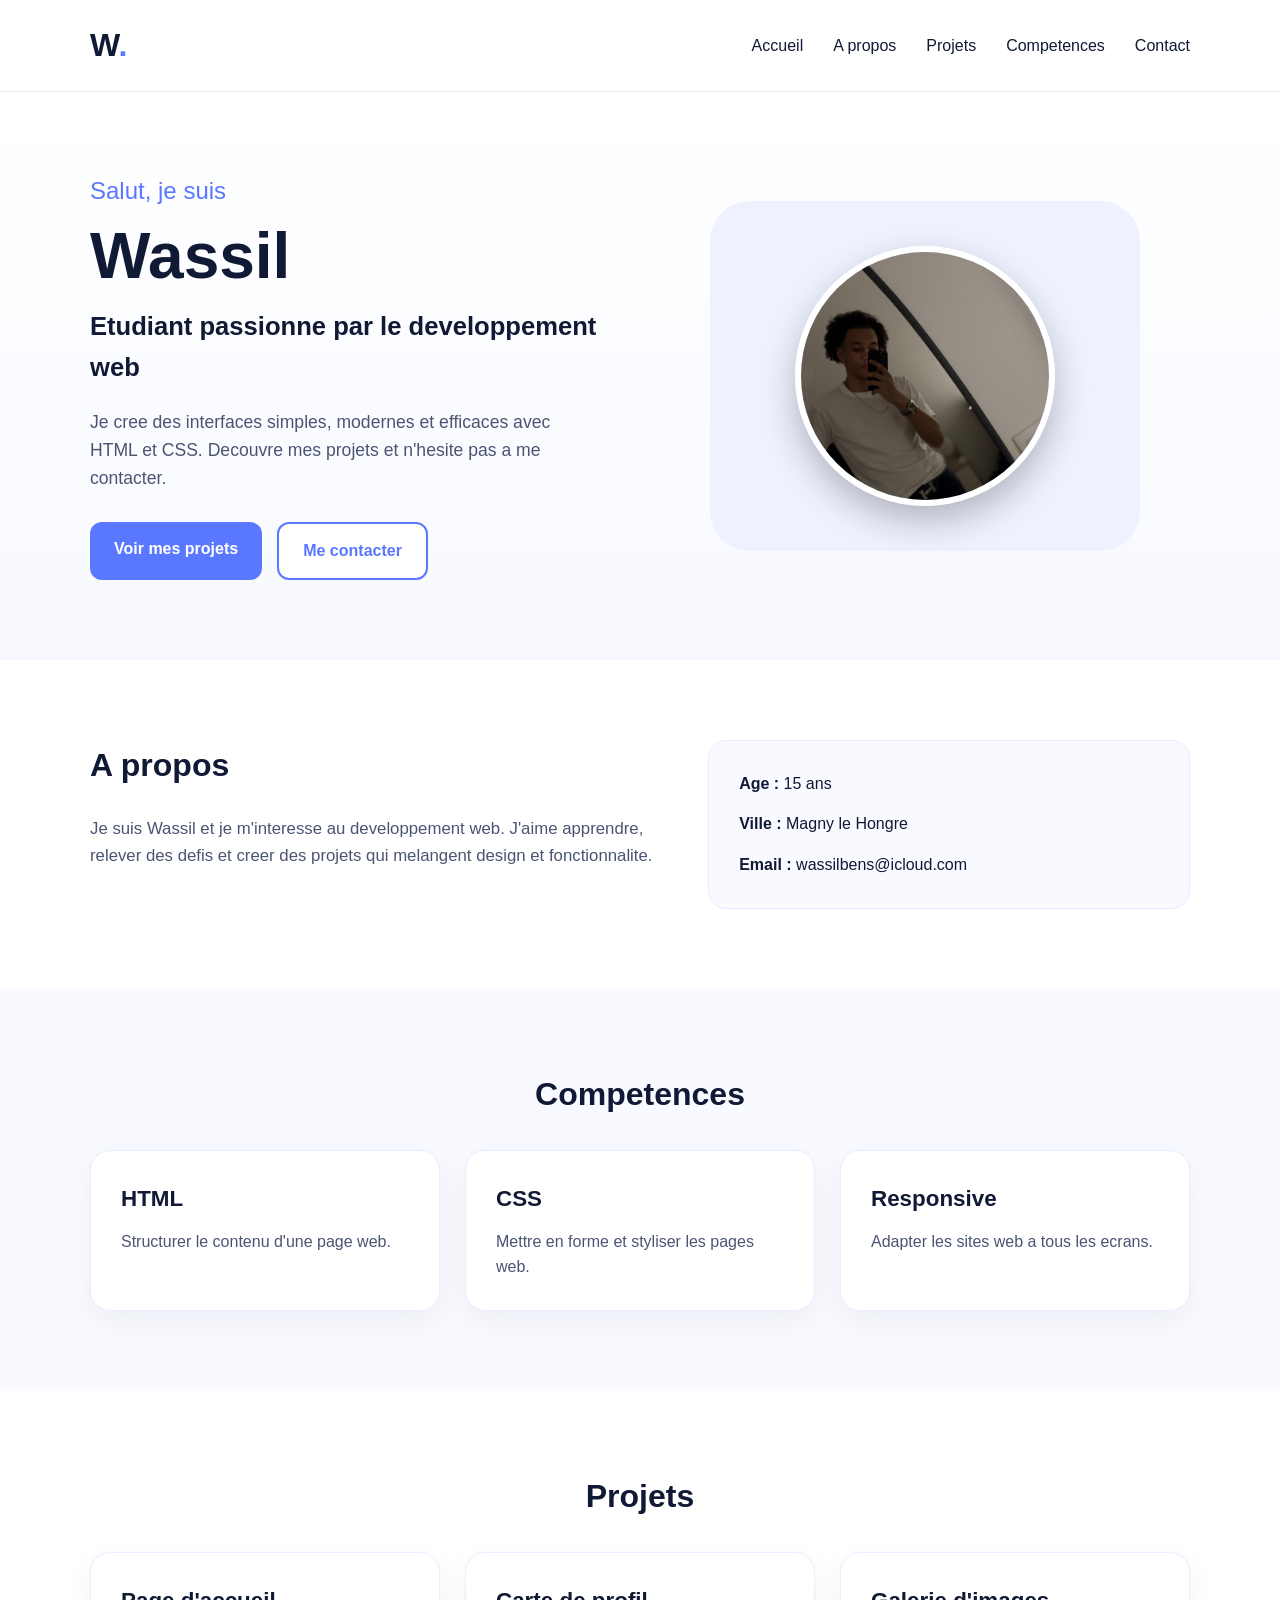
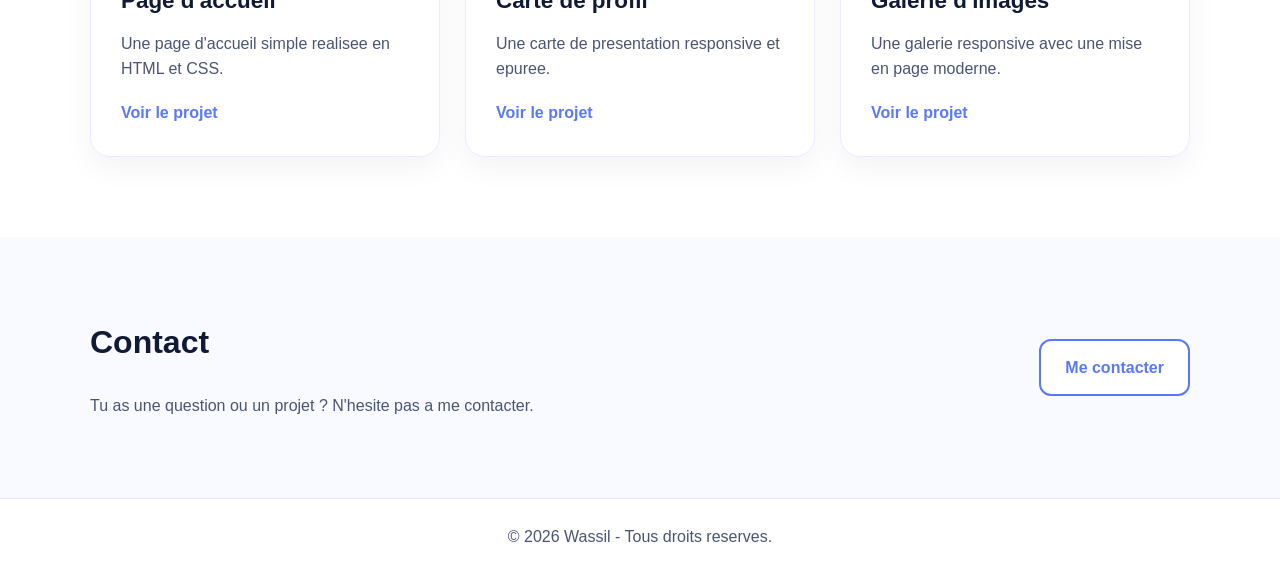
<file: index.html>
<!DOCTYPE html>
<html>

<head>
    <meta charset="UTF-8" />
    <title>Portfolio - Wassil le boss </title>
    <link rel="stylesheet" href="style.css" />
</head>

<body>
    <!-- Navbar -->
    <div id="navbar">

        <!-- Acceuil" -->
        <p>
        <h1></h1>
        </p>


    </div>

    <!-- A propos-->
    <p>
    <h4></h4>
    </p>
    <div id="propos">

    </div>

    <!-- Competences-->
    <div id="skills">

    </div>

    <!-- Projets -->
    <div id="Projets">

    </div>

    <!-- Contact -->
    <div id="Contact">

    </div>

    <!-- Footer -->
    <div id="Footer">

    </div>

</body>

</html>


<!DOCTYPE html>
<html lang="fr">

<head>
    <meta charset="UTF-8" />
    <meta name="viewport" content="width=device-width, initial-scale=1.0" />
    <title>Portfolio - Wassil</title>
    <link rel="stylesheet" href="style.css" />
</head>

<body>

    <!-- Navbar -->
    <header class="navbar">
        <div class="container nav-content">
            <div class="logo">W<span>.</span></div>

            <nav class="nav-links">
                <a href="#accueil">Accueil</a>
                <a href="#apropos">A propos</a>
                <a href="#projets">Projets</a>
                <a href="#competences">Competences</a>
                <a href="#contact">Contact</a>
            </nav>
        </div>
    </header>

    <!-- Hero / Accueil -->
    <section id="accueil" class="hero">
        <div class="container hero-grid">
            <div class="hero-text">
                <p class="intro">Salut, je suis</p>
                <h1>Wassil</h1>
                <h2>Etudiant passionne par le developpement web </h2>
                <p class="description">
                    Je cree des interfaces simples, modernes et efficaces avec HTML et CSS.
                    Decouvre mes projets et n'hesite pas a me contacter.
                </p>

                <div class="hero-buttons">
                    <a href="#projets" class="btn-primary">Voir mes projets</a>
                    <a href="#contact" class="btn-secondary">Me contacter</a>
                </div>
            </div>

            <div class="hero-image">
                <div class="illustration-box">
                    <div class="hero-image">
                        <div class="profile-circle">
                            <img src="IMG_0972.jpg" alt="Photo de Wassil">
                        </div>

                    </div>
                </div>
            </div>
    </section>

    <!-- A propos -->
    <section id="apropos" class="section">
        <div class="container about-grid">
            <div class="about-text">
                <h2 class="section-title">A propos</h2>
                <p>
                    Je suis Wassil et je m'interesse au developpement web.
                    J'aime apprendre, relever des defis et creer des projets qui melangent design et fonctionnalite.
            </div>

            <div class="about-info">
                <div class="info-item"><strong>Age :</strong> 15 ans</div>
                <div class="info-item"><strong>Ville :</strong> Magny le Hongre</div>
                <div class="info-item"><strong>Email :</strong> wassilbens@icloud.com</div>
            </div>
        </div>
    </section>

    <!-- Competences -->
    <section id="competences" class="section light-section">
        <div class="container">
            <h2 class="section-title center">Competences</h2>

            <div class="cards-grid skills-grid">
                <div class="card-box">
                    <h3>HTML</h3>
                    <p>Structurer le contenu d'une page web.</p>
                </div>

                <div class="card-box">
                    <h3>CSS</h3>
                    <p>Mettre en forme et styliser les pages web.</p>
                </div>

                <div class="card-box">
                    <h3>Responsive</h3>
                    <p>Adapter les sites web a tous les ecrans.</p>
                </div>
            </div>
        </div>
    </section>

    <!-- Projets -->
    <section id="projets" class="section">
        <div class="container">
            <h2 class="section-title center">Projets</h2>

            <div class="cards-grid">
                <div class="project-card">
                    <h3>Page d'accueil</h3>
                    <p>Une page d'accueil simple realisee en HTML et CSS.</p>
                    <a href="#">Voir le projet</a>
                </div>

                <div class="project-card">
                    <h3>Carte de profil</h3>
                    <p>Une carte de presentation responsive et epuree.</p>
                    <a href="#">Voir le projet</a>
                </div>

                <div class="project-card">
                    <h3>Galerie d'images</h3>
                    <p>Une galerie responsive avec une mise en page moderne.</p>
                    <a href="#">Voir le projet</a>
                </div>
            </div>
        </div>
    </section>

    <!-- Contact -->
    <section id="contact" class="section contact-section">
        <div class="container contact-box">
            <div>
                <h2 class="section-title">Contact</h2>
                <p>Tu as une question ou un projet ? N'hesite pas a me contacter.</p>
            </div>

            <a href="mailto:wassilbens@icloud.com" class="btn-secondary">Me contacter</a>
        </div>
    </section>

    <!-- Footer -->
    <footer class="footer">
        <div class="container">
            <p>© 2026 Wassil - Tous droits reserves.</p>
        </div>
    </footer>

</body>

</html>
</file>
<file: style.css>
* {
    margin: 0;
    padding: 0;
    box-sizing: border-box;
}

html {
    scroll-behavior: smooth;
}

body {
    font-family: Arial, Helvetica, sans-serif;
    color: #111a35;
    background: #ffffff;
    line-height: 1.6;
}

a {
    text-decoration: none;
}

.container {
    width: 90%;
    max-width: 1100px;
    margin: 0 auto;
}

.section {
    padding: 80px 0;
}

.light-section {
    background: #f8faff;
}

.section-title {
    font-size: 2rem;
    margin-bottom: 25px;
    color: #111a35;
}

.center {
    text-align: center;
}

/* Navbar */
.navbar {
    width: 100%;
    background: #ffffff;
    border-bottom: 1px solid #eaeaea;
    position: sticky;
    top: 0;
    z-index: 1000;
}

.nav-content {
    display: flex;
    justify-content: space-between;
    align-items: center;
    padding: 20px 0;
}

.logo {
    font-size: 2rem;
    font-weight: bold;
    color: #111a35;
}

.logo span {
    color: #5a78ff;
}

.nav-links {
    display: flex;
    gap: 30px;
}

.nav-links a {
    color: #111a35;
    font-weight: 500;
    transition: 0.3s;
}

.nav-links a:hover {
    color: #5a78ff;
}

/* Hero */
.hero {
    padding: 80px 0;
    background: linear-gradient(to bottom, #ffffff, #f7f9ff);
}

.hero-grid {
    display: grid;
    grid-template-columns: 1fr 1fr;
    gap: 40px;
    align-items: center;
}

.intro {
    color: #5a78ff;
    font-size: 1.5rem;
    margin-bottom: 10px;
}

.hero-text h1 {
    font-size: 4rem;
    line-height: 1.1;
    margin-bottom: 15px;
}

.hero-text h2 {
    font-size: 1.6rem;
    font-weight: 600;
    margin-bottom: 20px;
}

.description {
    font-size: 1.1rem;
    color: #4b5573;
    max-width: 500px;
    margin-bottom: 30px;
}

.hero-buttons {
    display: flex;
    gap: 15px;
    flex-wrap: wrap;
}

.btn-primary,
.btn-secondary {
    display: inline-block;
    padding: 14px 24px;
    border-radius: 12px;
    font-weight: bold;
    transition: 0.3s;
}

.btn-primary {
    background: #5a78ff;
    color: white;
}

.btn-primary:hover {
    background: #4a67e8;
}

.btn-secondary {
    border: 2px solid #5a78ff;
    color: #5a78ff;
    background: white;
}

.btn-secondary:hover {
    background: #eef2ff;
}

/* Illustration */
.hero-image {
    display: flex;
    justify-content: center;
    align-items: center;
}

.illustration-box {
    width: 100%;
    max-width: 430px;
    height: 350px;
    background: #eef2ff;
    border-radius: 40px;
    position: relative;
    display: flex;
    justify-content: center;
    align-items: center;
}

.profile-circle {
    width: 260px;
    height: 260px;
    border-radius: 50%;
    overflow: hidden;
    border: 6px solid white;
    box-shadow: 0 15px 35px rgba(0, 0, 0, 0.25);
    z-index: 2;
}

.profile-circle img {
    width: 100%;
    height: 100%;
    object-fit: cover;
    object-position: center 45%;
}


.card {
    position: absolute;
    top: 40px;
    left: 40px;
    background: white;
    padding: 18px 22px;
    border-radius: 16px;
    box-shadow: 0 8px 25px rgba(0, 0, 0, 0.08);
    color: #5a78ff;
    font-weight: bold;
}

.card.second {
    top: auto;
    left: auto;
    right: 35px;
    bottom: 35px;
}

/* A propos */
.about-grid {
    display: grid;
    grid-template-columns: 1.2fr 1fr;
    gap: 40px;
    align-items: start;
}

.about-text p {
    color: #4b5573;
    font-size: 1.05rem;
    max-width: 600px;
}

.about-info {
    background: #f8faff;
    padding: 30px;
    border-radius: 18px;
    border: 1px solid #e7ecff;
}

.info-item {
    margin-bottom: 15px;
    font-size: 1rem;
    color: #111a35;
}

.info-item:last-child {
    margin-bottom: 0;
}

/* Cards */
.cards-grid {
    display: grid;
    grid-template-columns: repeat(3, 1fr);
    gap: 25px;
    margin-top: 30px;
}

.card-box,
.project-card {
    background: white;
    border: 1px solid #e9edff;
    border-radius: 20px;
    padding: 30px;
    box-shadow: 0 10px 30px rgba(17, 26, 53, 0.05);
}

.card-box h3,
.project-card h3 {
    margin-bottom: 12px;
    font-size: 1.4rem;
}

.card-box p,
.project-card p {
    color: #4b5573;
}

.project-card a {
    display: inline-block;
    margin-top: 18px;
    color: #5a78ff;
    font-weight: bold;
}

/* Contact */
.contact-section {
    background: #f8faff;
}

.contact-box {
    display: flex;
    justify-content: space-between;
    align-items: center;
    gap: 20px;
}

.contact-box p {
    color: #4b5573;
}

/* Footer */
.footer {
    text-align: center;
    padding: 25px 0;
    border-top: 1px solid #eaeaea;
    color: #4b5573;
    background: white;
}

/* Responsive */
@media (max-width: 900px) {

    .hero-grid,
    .about-grid,
    .contact-box,
    .cards-grid {
        grid-template-columns: 1fr;
        display: grid;
    }

    .contact-box {
        text-align: center;
    }

    .nav-content {
        flex-direction: column;
        gap: 15px;
    }

    .nav-links {
        flex-wrap: wrap;
        justify-content: center;
        gap: 15px;
    }

    .hero-text h1 {
        font-size: 2.8rem;
    }

    .hero-text h2 {
        font-size: 1.3rem;
    }

    .illustration-box {
        height: 280px;
    }
}
</file>
